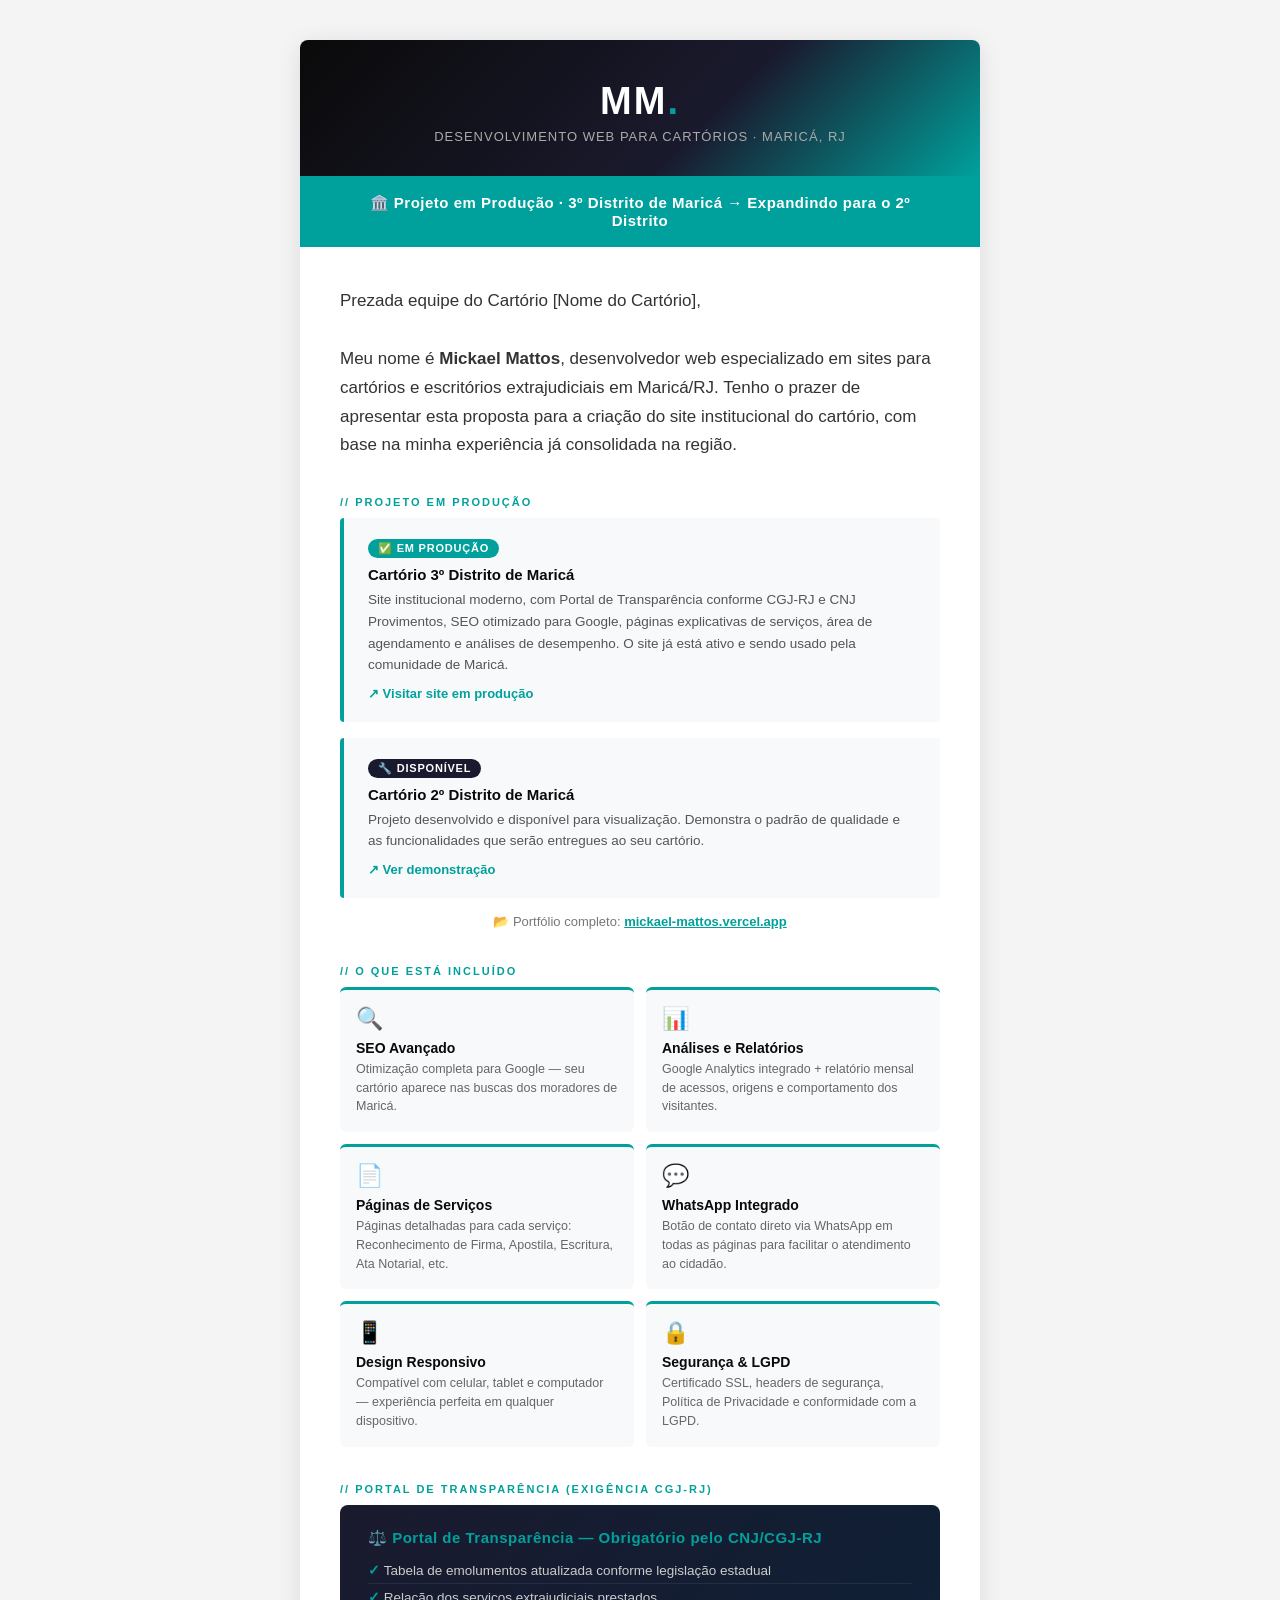
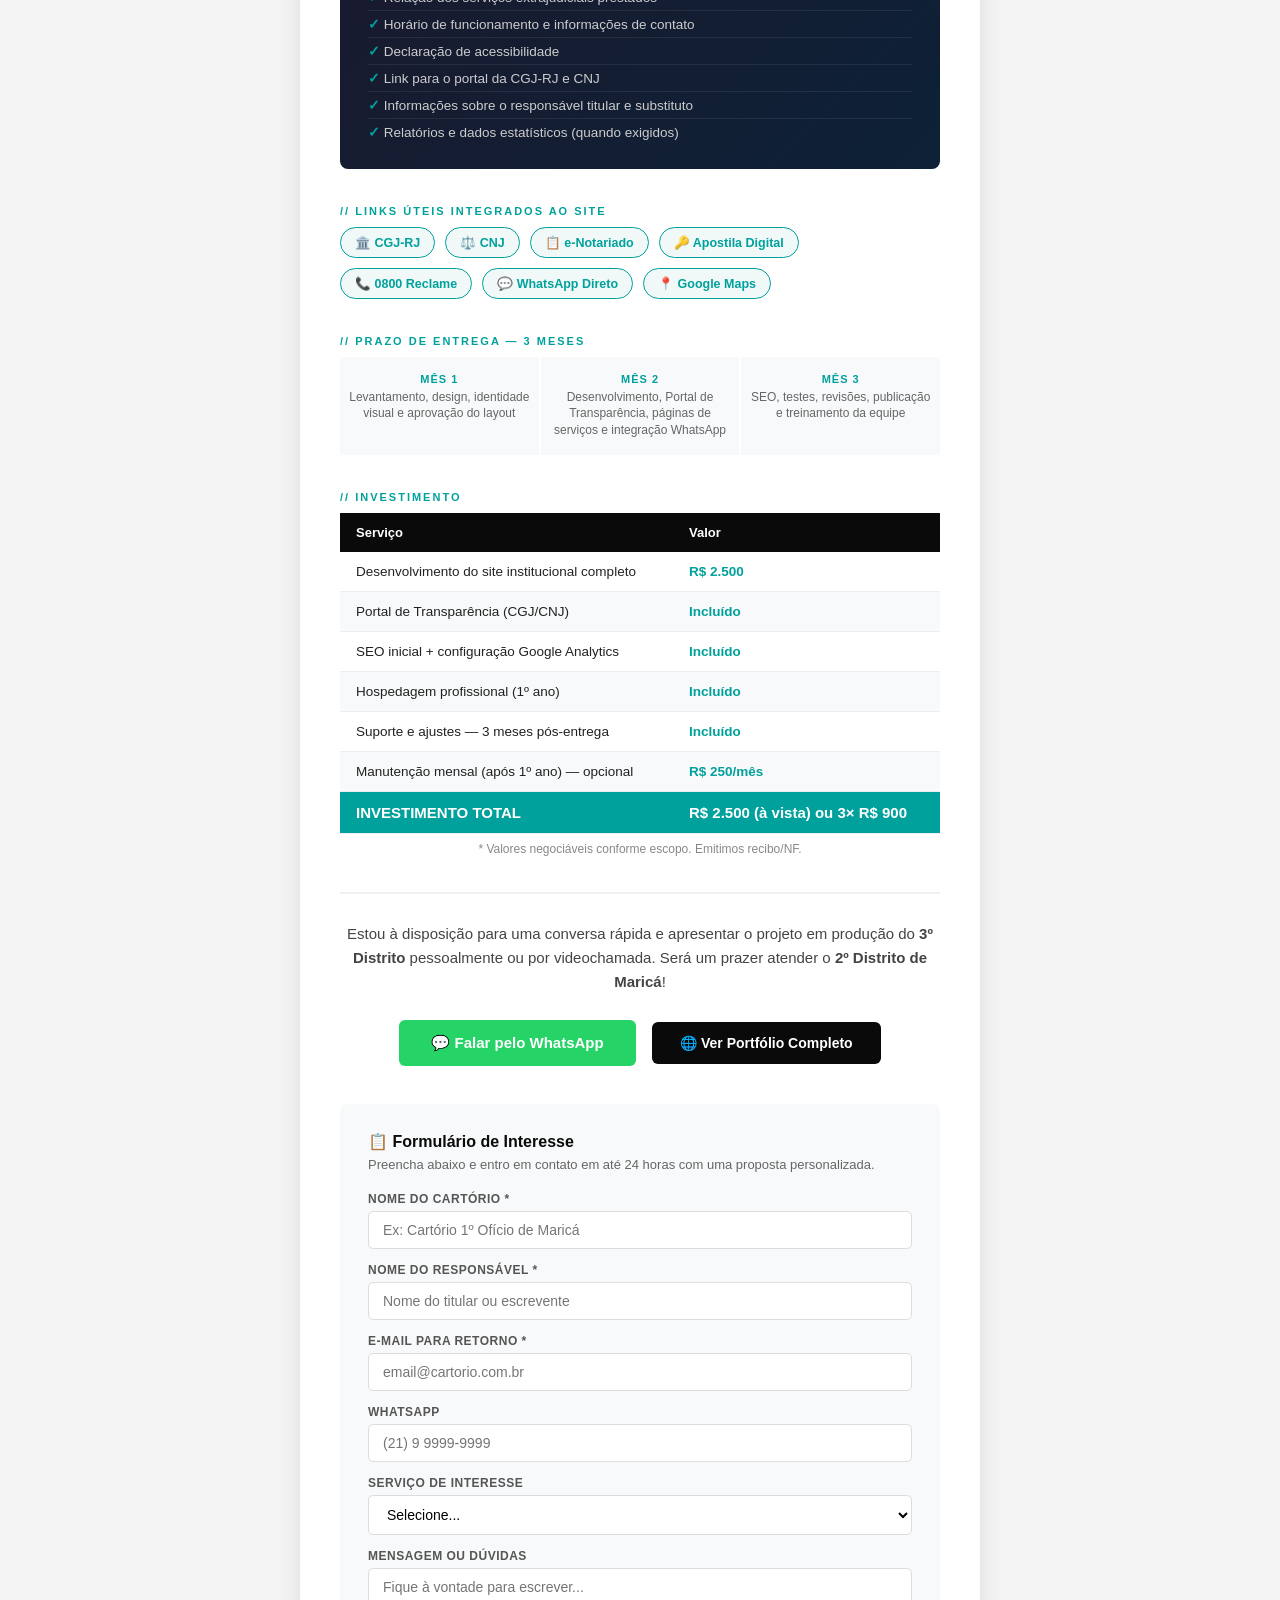
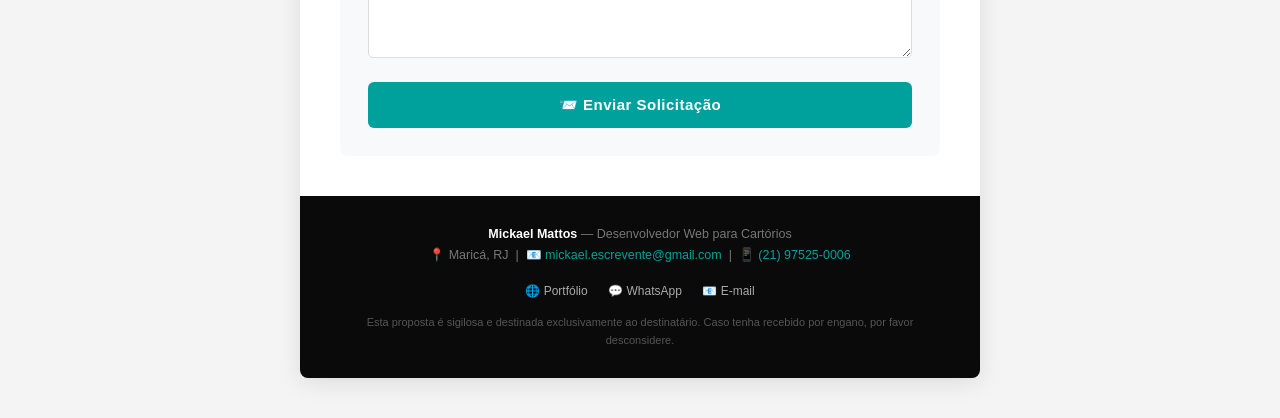
<file: email-proposta-cartorio.html>
<!DOCTYPE html>
<html lang="pt-BR">
<head>
  <meta charset="UTF-8" />
  <meta name="viewport" content="width=device-width, initial-scale=1.0" />
  <title>Proposta Comercial — Site para Cartório | Mickael Mattos</title>
  <style>
    * { margin: 0; padding: 0; box-sizing: border-box; }
    body {
      font-family: 'Segoe UI', Arial, sans-serif;
      background: #f4f4f4;
      color: #222;
    }
    .wrapper {
      max-width: 680px;
      margin: 40px auto;
      background: #fff;
      border-radius: 8px;
      overflow: hidden;
      box-shadow: 0 4px 24px rgba(0,0,0,0.10);
    }

    /* HEADER */
    .header {
      background: linear-gradient(135deg, #0a0a0a 0%, #1a1a2e 60%, #00A19C 100%);
      padding: 40px 40px 32px;
      text-align: center;
    }
    .header .logo-text {
      font-size: 38px;
      font-weight: 900;
      color: #fff;
      letter-spacing: 2px;
    }
    .header .logo-text span { color: #00A19C; }
    .header .tagline {
      font-size: 13px;
      color: #aaa;
      margin-top: 6px;
      letter-spacing: 1px;
      text-transform: uppercase;
    }

    /* HERO STRIP */
    .hero-strip {
      background: #00A19C;
      padding: 18px 40px;
      text-align: center;
    }
    .hero-strip p {
      color: #fff;
      font-size: 15px;
      font-weight: 600;
      letter-spacing: 0.5px;
    }

    /* BODY */
    .body { padding: 40px; }

    .greeting {
      font-size: 17px;
      color: #333;
      margin-bottom: 20px;
      line-height: 1.7;
    }

    /* CASE SECTION */
    .section-title {
      font-size: 11px;
      font-weight: 700;
      color: #00A19C;
      text-transform: uppercase;
      letter-spacing: 2px;
      margin-bottom: 10px;
      margin-top: 36px;
    }
    .case-box {
      background: #f8f9fa;
      border-left: 4px solid #00A19C;
      border-radius: 4px;
      padding: 20px 24px;
      margin-bottom: 16px;
    }
    .case-box h3 {
      font-size: 15px;
      color: #0a0a0a;
      margin-bottom: 6px;
    }
    .case-box p {
      font-size: 13.5px;
      color: #555;
      line-height: 1.6;
    }
    .case-box .visit-link {
      display: inline-block;
      margin-top: 10px;
      font-size: 13px;
      color: #00A19C;
      font-weight: 600;
      text-decoration: none;
    }
    .case-box .visit-link:hover { text-decoration: underline; }

    /* BADGE PRODUÇÃO */
    .badge {
      display: inline-block;
      background: #00A19C;
      color: #fff;
      font-size: 11px;
      font-weight: 700;
      padding: 3px 10px;
      border-radius: 20px;
      margin-bottom: 8px;
      letter-spacing: 0.8px;
    }

    /* SERVIÇOS */
    .services-grid {
      display: grid;
      grid-template-columns: 1fr 1fr;
      gap: 12px;
      margin-top: 4px;
    }
    .service-item {
      background: #f8f9fa;
      border-radius: 6px;
      padding: 16px;
      border-top: 3px solid #00A19C;
    }
    .service-item .icon { font-size: 22px; margin-bottom: 8px; }
    .service-item h4 { font-size: 14px; color: #0a0a0a; margin-bottom: 4px; }
    .service-item p { font-size: 12.5px; color: #666; line-height: 1.5; }

    /* DESTAQUE PORTAL */
    .highlight-box {
      background: linear-gradient(135deg, #1a1a2e, #0d2137);
      border-radius: 8px;
      padding: 24px 28px;
      margin-top: 8px;
    }
    .highlight-box h3 {
      color: #00A19C;
      font-size: 15px;
      margin-bottom: 10px;
      letter-spacing: 0.5px;
    }
    .highlight-box ul {
      list-style: none;
      padding: 0;
    }
    .highlight-box ul li {
      color: #ccc;
      font-size: 13.5px;
      padding: 5px 0;
      border-bottom: 1px solid rgba(255,255,255,0.07);
    }
    .highlight-box ul li:last-child { border-bottom: none; }
    .highlight-box ul li::before {
      content: "✓ ";
      color: #00A19C;
      font-weight: 700;
    }

    /* PRICING */
    .pricing-table {
      width: 100%;
      border-collapse: collapse;
      margin-top: 8px;
    }
    .pricing-table th {
      background: #0a0a0a;
      color: #fff;
      padding: 12px 16px;
      font-size: 13px;
      text-align: left;
    }
    .pricing-table td {
      padding: 12px 16px;
      font-size: 13.5px;
      border-bottom: 1px solid #eee;
    }
    .pricing-table tr:nth-child(even) td { background: #f8f9fa; }
    .pricing-table .price {
      font-weight: 700;
      color: #00A19C;
    }
    .pricing-table .total-row td {
      background: #00A19C !important;
      color: #fff;
      font-weight: 700;
      font-size: 15px;
    }

    /* PRAZO */
    .timeline {
      display: flex;
      gap: 0;
      margin-top: 8px;
    }
    .timeline-item {
      flex: 1;
      text-align: center;
      padding: 16px 8px;
      background: #f8f9fa;
      border-right: 2px solid #fff;
      position: relative;
    }
    .timeline-item:last-child { border-right: none; }
    .timeline-item .month {
      font-size: 11px;
      font-weight: 700;
      color: #00A19C;
      text-transform: uppercase;
      letter-spacing: 1px;
    }
    .timeline-item p {
      font-size: 12px;
      color: #666;
      margin-top: 4px;
      line-height: 1.4;
    }

    /* LINKS UTEIS */
    .links-row {
      display: flex;
      gap: 10px;
      flex-wrap: wrap;
      margin-top: 8px;
    }
    .link-chip {
      display: inline-block;
      background: #f0f9f8;
      border: 1px solid #00A19C;
      color: #00A19C;
      font-size: 12.5px;
      font-weight: 600;
      padding: 7px 14px;
      border-radius: 20px;
      text-decoration: none;
    }
    .link-chip:hover { background: #00A19C; color: #fff; }

    /* CTA BUTTONS */
    .cta-section {
      text-align: center;
      margin-top: 36px;
      padding-top: 28px;
      border-top: 2px solid #f0f0f0;
    }
    .cta-section p {
      font-size: 15px;
      color: #444;
      margin-bottom: 20px;
      line-height: 1.6;
    }
    .btn-primary {
      display: inline-block;
      background: #25D366;
      color: #fff;
      font-size: 15px;
      font-weight: 700;
      padding: 14px 32px;
      border-radius: 6px;
      text-decoration: none;
      margin: 6px;
    }
    .btn-secondary {
      display: inline-block;
      background: #0a0a0a;
      color: #fff;
      font-size: 14px;
      font-weight: 600;
      padding: 13px 28px;
      border-radius: 6px;
      text-decoration: none;
      margin: 6px;
    }

    /* FORMULÁRIO INLINE */
    .form-section {
      background: #f8f9fa;
      border-radius: 8px;
      padding: 28px;
      margin-top: 32px;
    }
    .form-section h3 {
      font-size: 16px;
      color: #0a0a0a;
      margin-bottom: 6px;
    }
    .form-section p {
      font-size: 13px;
      color: #666;
      margin-bottom: 20px;
    }
    .form-row { margin-bottom: 14px; }
    .form-row label {
      display: block;
      font-size: 12px;
      font-weight: 600;
      color: #555;
      margin-bottom: 5px;
      text-transform: uppercase;
      letter-spacing: 0.5px;
    }
    .form-row input,
    .form-row select,
    .form-row textarea {
      width: 100%;
      padding: 10px 14px;
      border: 1.5px solid #ddd;
      border-radius: 5px;
      font-size: 14px;
      font-family: inherit;
      background: #fff;
      transition: border-color 0.2s;
    }
    .form-row input:focus,
    .form-row select:focus,
    .form-row textarea:focus {
      outline: none;
      border-color: #00A19C;
    }
    .form-row textarea { height: 90px; resize: vertical; }
    .btn-form {
      width: 100%;
      background: #00A19C;
      color: #fff;
      border: none;
      padding: 14px;
      font-size: 15px;
      font-weight: 700;
      border-radius: 6px;
      cursor: pointer;
      margin-top: 6px;
      letter-spacing: 0.5px;
    }
    .btn-form:hover { background: #008a87; }

    /* FOOTER */
    .footer {
      background: #0a0a0a;
      padding: 28px 40px;
      text-align: center;
    }
    .footer p {
      color: #777;
      font-size: 12.5px;
      line-height: 1.7;
    }
    .footer a { color: #00A19C; text-decoration: none; }
    .footer .social-links { margin: 14px 0; }
    .footer .social-links a {
      display: inline-block;
      color: #aaa;
      font-size: 12px;
      margin: 0 8px;
      text-decoration: none;
    }

    /* RESPONSIVE */
    @media (max-width: 580px) {
      .body { padding: 24px 20px; }
      .header { padding: 28px 20px 22px; }
      .services-grid { grid-template-columns: 1fr; }
      .timeline { flex-direction: column; }
      .timeline-item { border-right: none; border-bottom: 2px solid #fff; }
    }
  </style>
</head>
<body>

<div class="wrapper">

  <!-- HEADER -->
  <div class="header">
    <div class="logo-text">MM<span>.</span></div>
    <div class="tagline">Desenvolvimento Web para Cartórios · Maricá, RJ</div>
  </div>

  <!-- HERO STRIP -->
  <div class="hero-strip">
    <p>🏛️ Projeto em Produção · 3º Distrito de Maricá → Expandindo para o 2º Distrito</p>
  </div>

  <!-- BODY -->
  <div class="body">

    <p class="greeting">
      Prezada equipe do Cartório [Nome do Cartório],<br><br>
      Meu nome é <strong>Mickael Mattos</strong>, desenvolvedor web especializado em sites para cartórios e escritórios extrajudiciais em Maricá/RJ. Tenho o prazer de apresentar esta proposta para a criação do site institucional do cartório, com base na minha experiência já consolidada na região.
    </p>

    <!-- CASO DE SUCESSO -->
    <div class="section-title">// Projeto em Produção</div>

    <div class="case-box">
      <span class="badge">✅ EM PRODUÇÃO</span>
      <h3>Cartório 3º Distrito de Maricá</h3>
      <p>
        Site institucional moderno, com Portal de Transparência conforme CGJ-RJ e CNJ Provimentos, SEO otimizado para Google, páginas explicativas de serviços, área de agendamento e análises de desempenho. O site já está ativo e sendo usado pela comunidade de Maricá.
      </p>
      <a href="https://cartorio3marica.vercel.app/" class="visit-link" target="_blank">↗ Visitar site em produção</a>
    </div>

    <div class="case-box">
      <span class="badge" style="background:#1a1a2e;">🔧 DISPONÍVEL</span>
      <h3>Cartório 2º Distrito de Maricá</h3>
      <p>
        Projeto desenvolvido e disponível para visualização. Demonstra o padrão de qualidade e as funcionalidades que serão entregues ao seu cartório.
      </p>
      <a href="https://cartorio-2-distrito.vercel.app/" class="visit-link" target="_blank">↗ Ver demonstração</a>
    </div>

    <!-- PORTFÓLIO -->
    <p style="font-size:13px; color:#777; text-align:center; margin-top:8px;">
      📂 Portfólio completo: <a href="https://mickael-mattos.vercel.app/" style="color:#00A19C; font-weight:600;">mickael-mattos.vercel.app</a>
    </p>

    <!-- SERVIÇOS -->
    <div class="section-title">// O Que Está Incluído</div>
    <div class="services-grid">
      <div class="service-item">
        <div class="icon">🔍</div>
        <h4>SEO Avançado</h4>
        <p>Otimização completa para Google — seu cartório aparece nas buscas dos moradores de Maricá.</p>
      </div>
      <div class="service-item">
        <div class="icon">📊</div>
        <h4>Análises e Relatórios</h4>
        <p>Google Analytics integrado + relatório mensal de acessos, origens e comportamento dos visitantes.</p>
      </div>
      <div class="service-item">
        <div class="icon">📄</div>
        <h4>Páginas de Serviços</h4>
        <p>Páginas detalhadas para cada serviço: Reconhecimento de Firma, Apostila, Escritura, Ata Notarial, etc.</p>
      </div>
      <div class="service-item">
        <div class="icon">💬</div>
        <h4>WhatsApp Integrado</h4>
        <p>Botão de contato direto via WhatsApp em todas as páginas para facilitar o atendimento ao cidadão.</p>
      </div>
      <div class="service-item">
        <div class="icon">📱</div>
        <h4>Design Responsivo</h4>
        <p>Compatível com celular, tablet e computador — experiência perfeita em qualquer dispositivo.</p>
      </div>
      <div class="service-item">
        <div class="icon">🔒</div>
        <h4>Segurança & LGPD</h4>
        <p>Certificado SSL, headers de segurança, Política de Privacidade e conformidade com a LGPD.</p>
      </div>
    </div>

    <!-- PORTAL DE TRANSPARÊNCIA -->
    <div class="section-title">// Portal de Transparência (Exigência CGJ-RJ)</div>
    <div class="highlight-box">
      <h3>⚖️ Portal de Transparência — Obrigatório pelo CNJ/CGJ-RJ</h3>
      <ul>
        <li>Tabela de emolumentos atualizada conforme legislação estadual</li>
        <li>Relação dos serviços extrajudiciais prestados</li>
        <li>Horário de funcionamento e informações de contato</li>
        <li>Declaração de acessibilidade</li>
        <li>Link para o portal da CGJ-RJ e CNJ</li>
        <li>Informações sobre o responsável titular e substituto</li>
        <li>Relatórios e dados estatísticos (quando exigidos)</li>
      </ul>
    </div>

    <!-- LINKS ÚTEIS -->
    <div class="section-title">// Links Úteis Integrados ao Site</div>
    <div class="links-row">
      <a href="#" class="link-chip">🏛️ CGJ-RJ</a>
      <a href="#" class="link-chip">⚖️ CNJ</a>
      <a href="#" class="link-chip">📋 e-Notariado</a>
      <a href="#" class="link-chip">🔑 Apostila Digital</a>
      <a href="#" class="link-chip">📞 0800 Reclame</a>
      <a href="#" class="link-chip">💬 WhatsApp Direto</a>
      <a href="#" class="link-chip">📍 Google Maps</a>
    </div>

    <!-- PRAZO -->
    <div class="section-title">// Prazo de Entrega — 3 Meses</div>
    <div class="timeline">
      <div class="timeline-item">
        <div class="month">Mês 1</div>
        <p>Levantamento, design, identidade visual e aprovação do layout</p>
      </div>
      <div class="timeline-item">
        <div class="month">Mês 2</div>
        <p>Desenvolvimento, Portal de Transparência, páginas de serviços e integração WhatsApp</p>
      </div>
      <div class="timeline-item">
        <div class="month">Mês 3</div>
        <p>SEO, testes, revisões, publicação e treinamento da equipe</p>
      </div>
    </div>

    <!-- TABELA DE PREÇOS -->
    <div class="section-title">// Investimento</div>
    <table class="pricing-table">
      <thead>
        <tr>
          <th>Serviço</th>
          <th>Valor</th>
        </tr>
      </thead>
      <tbody>
        <tr>
          <td>Desenvolvimento do site institucional completo</td>
          <td class="price">R$ 2.500</td>
        </tr>
        <tr>
          <td>Portal de Transparência (CGJ/CNJ)</td>
          <td class="price">Incluído</td>
        </tr>
        <tr>
          <td>SEO inicial + configuração Google Analytics</td>
          <td class="price">Incluído</td>
        </tr>
        <tr>
          <td>Hospedagem profissional (1º ano)</td>
          <td class="price">Incluído</td>
        </tr>
        <tr>
          <td>Suporte e ajustes — 3 meses pós-entrega</td>
          <td class="price">Incluído</td>
        </tr>
        <tr>
          <td>Manutenção mensal (após 1º ano) — opcional</td>
          <td class="price">R$ 250/mês</td>
        </tr>
        <tr class="total-row">
          <td>INVESTIMENTO TOTAL</td>
          <td>R$ 2.500 (à vista) ou 3× R$ 900</td>
        </tr>
      </tbody>
    </table>
    <p style="font-size:12px; color:#888; margin-top:8px; text-align:center;">
      * Valores negociáveis conforme escopo. Emitimos recibo/NF.
    </p>

    <!-- CTA WHATSAPP / PORTFÓLIO -->
    <div class="cta-section">
      <p>
        Estou à disposição para uma conversa rápida e apresentar o projeto em produção do <strong>3º Distrito</strong> pessoalmente ou por videochamada. Será um prazer atender o <strong>2º Distrito de Maricá</strong>!
      </p>
      <a class="btn-primary"
         href="https://wa.me/5521975250006?text=Ol%C3%A1%20Mickael%2C%20vi%20sua%20proposta%20e%20gostaria%20de%20saber%20mais%20sobre%20o%20site%20para%20o%20cart%C3%B3rio."
         target="_blank">
        💬 Falar pelo WhatsApp
      </a>
      <a class="btn-secondary"
         href="https://mickael-mattos.vercel.app/"
         target="_blank">
        🌐 Ver Portfólio Completo
      </a>
    </div>

    <!-- FORMULÁRIO DE INTERESSE -->
    <div class="form-section">
      <h3>📋 Formulário de Interesse</h3>
      <p>Preencha abaixo e entro em contato em até 24 horas com uma proposta personalizada.</p>

      <form action="https://formspree.io/f/mickael.escrevente@gmail.com" method="POST">
        <div class="form-row">
          <label>Nome do Cartório *</label>
          <input type="text" name="cartorio" placeholder="Ex: Cartório 1º Ofício de Maricá" required />
        </div>
        <div class="form-row">
          <label>Nome do Responsável *</label>
          <input type="text" name="nome" placeholder="Nome do titular ou escrevente" required />
        </div>
        <div class="form-row">
          <label>E-mail para retorno *</label>
          <input type="email" name="email" placeholder="email@cartorio.com.br" required />
        </div>
        <div class="form-row">
          <label>WhatsApp</label>
          <input type="tel" name="whatsapp" placeholder="(21) 9 9999-9999" />
        </div>
        <div class="form-row">
          <label>Serviço de interesse</label>
          <select name="servico">
            <option value="">Selecione...</option>
            <option value="site-completo">Site institucional completo</option>
            <option value="portal-transparencia">Apenas Portal de Transparência</option>
            <option value="seo">Melhoria de SEO em site existente</option>
            <option value="manutencao">Manutenção de site existente</option>
            <option value="outro">Outro</option>
          </select>
        </div>
        <div class="form-row">
          <label>Mensagem ou dúvidas</label>
          <textarea name="mensagem" placeholder="Fique à vontade para escrever..."></textarea>
        </div>
        <input type="hidden" name="_subject" value="Nova proposta — Site para Cartório" />
        <input type="hidden" name="_replyto" value="" />
        <button type="submit" class="btn-form">📨 Enviar Solicitação</button>
      </form>
    </div>

  </div><!-- /body -->

  <!-- FOOTER -->
  <div class="footer">
    <p>
      <strong style="color:#fff;">Mickael Mattos</strong> — Desenvolvedor Web para Cartórios<br>
      📍 Maricá, RJ &nbsp;|&nbsp;
      📧 <a href="mailto:mickael.escrevente@gmail.com">mickael.escrevente@gmail.com</a> &nbsp;|&nbsp;
      📱 <a href="https://wa.me/5521975250006">(21) 97525-0006</a>
    </p>
    <div class="social-links">
      <a href="https://mickael-mattos.vercel.app/" target="_blank">🌐 Portfólio</a>
      <a href="https://wa.me/5521975250006" target="_blank">💬 WhatsApp</a>
      <a href="mailto:mickael.escrevente@gmail.com">📧 E-mail</a>
    </div>
    <p style="margin-top:12px; font-size:11px; color:#555;">
      Esta proposta é sigilosa e destinada exclusivamente ao destinatário. Caso tenha recebido por engano, por favor desconsidere.
    </p>
  </div>

</div><!-- /wrapper -->

</body>
</html>
</file>
